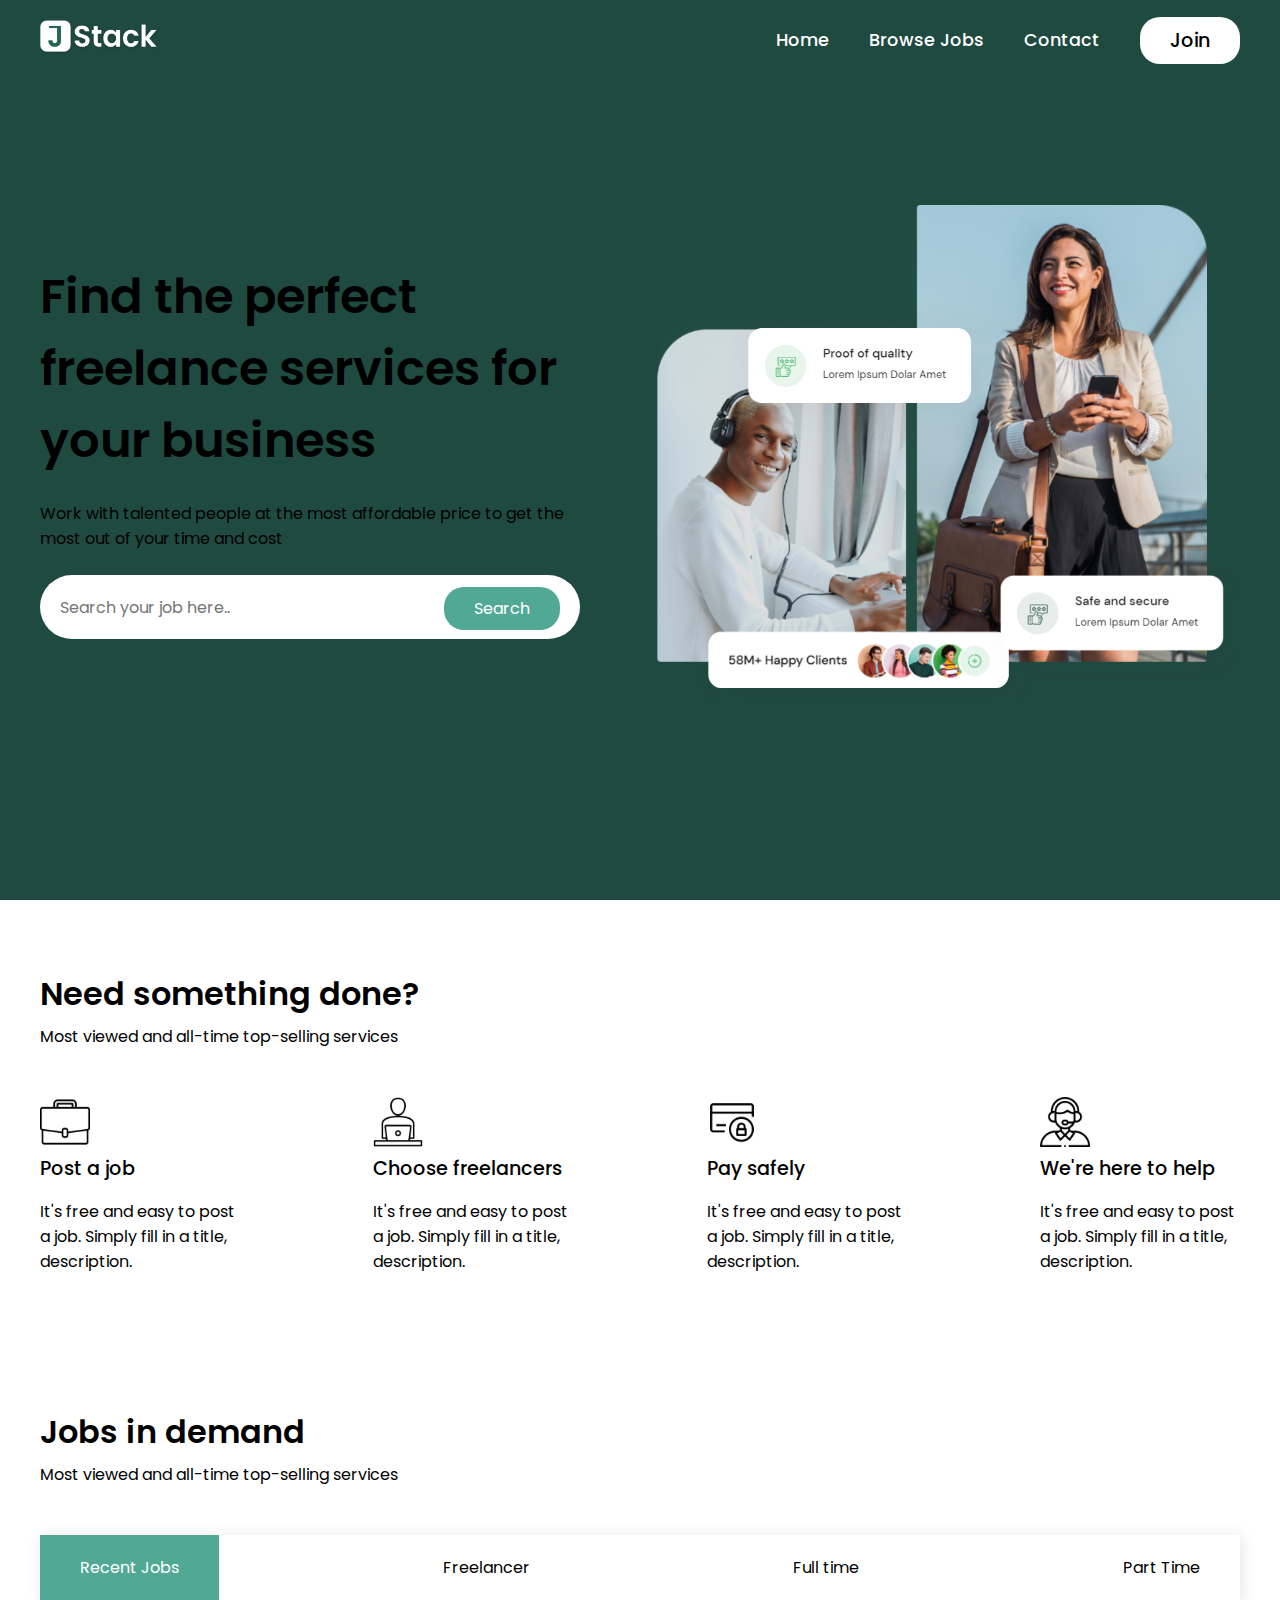
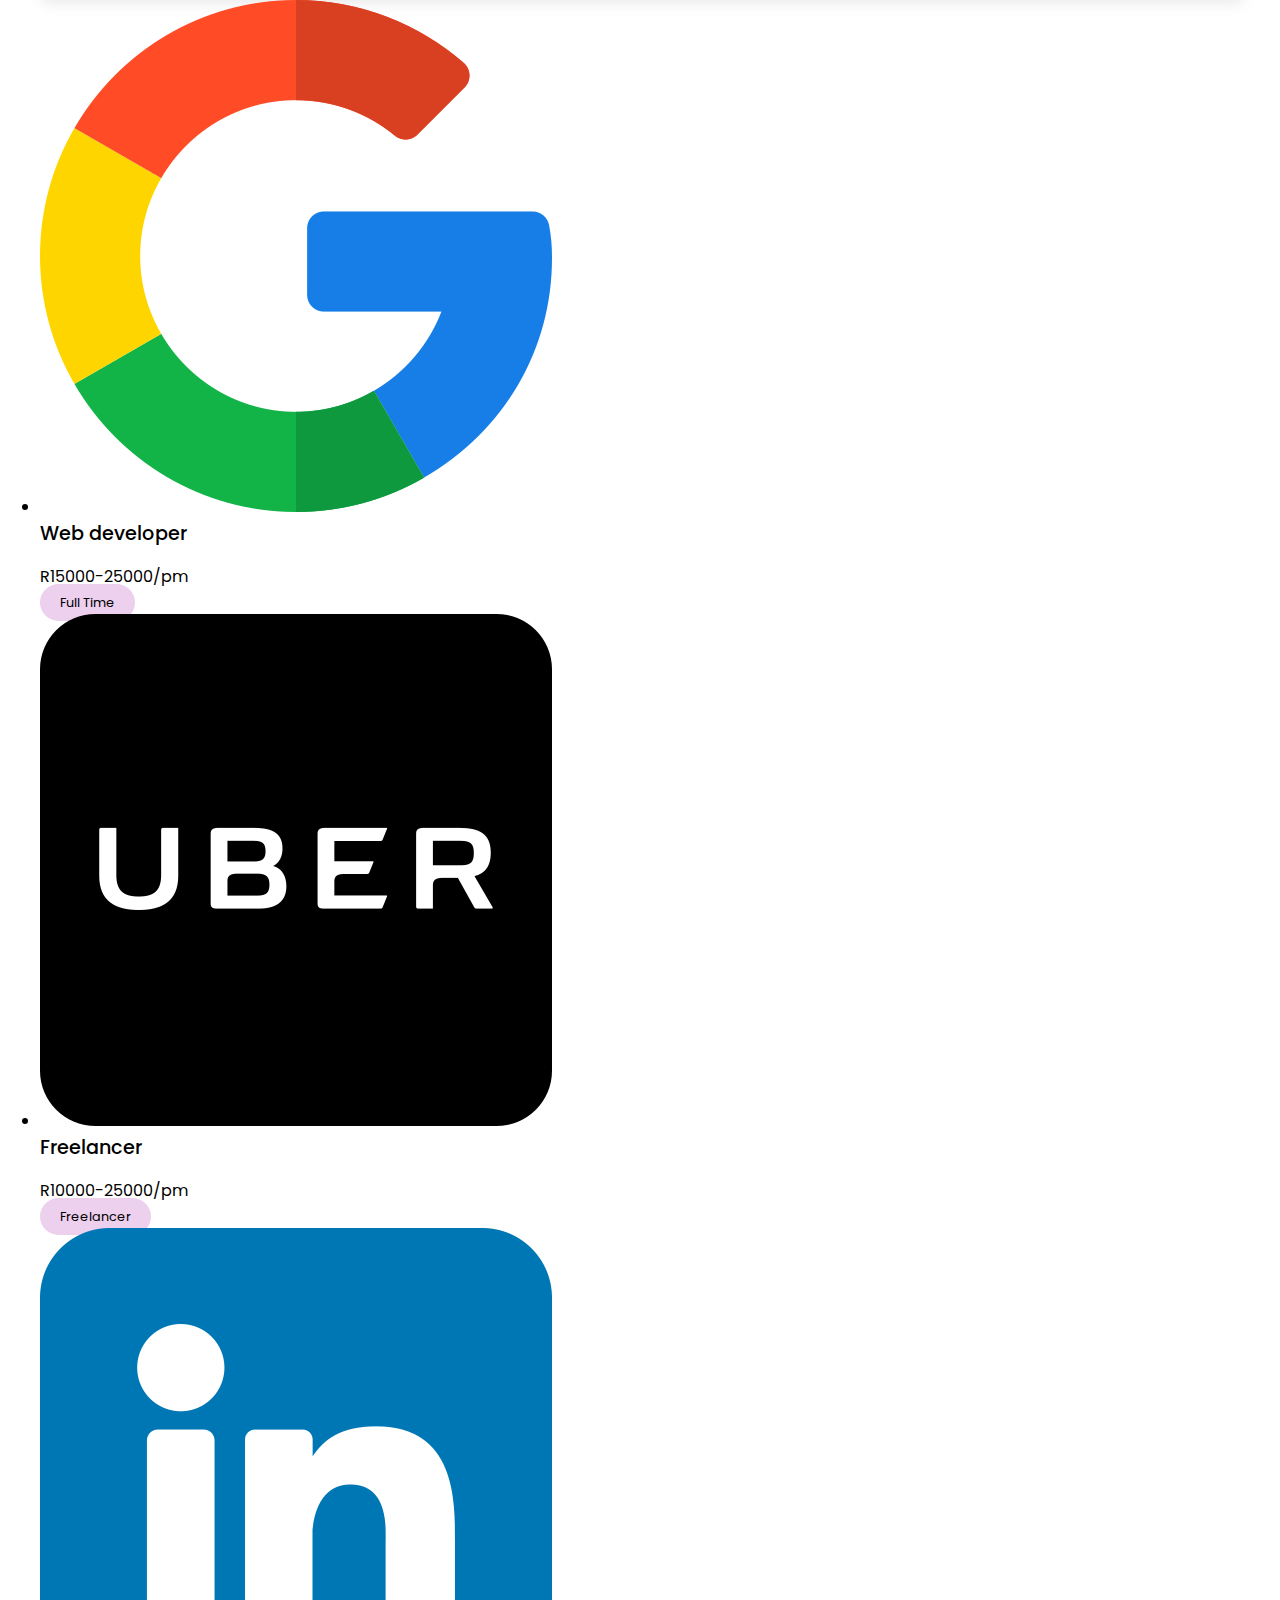
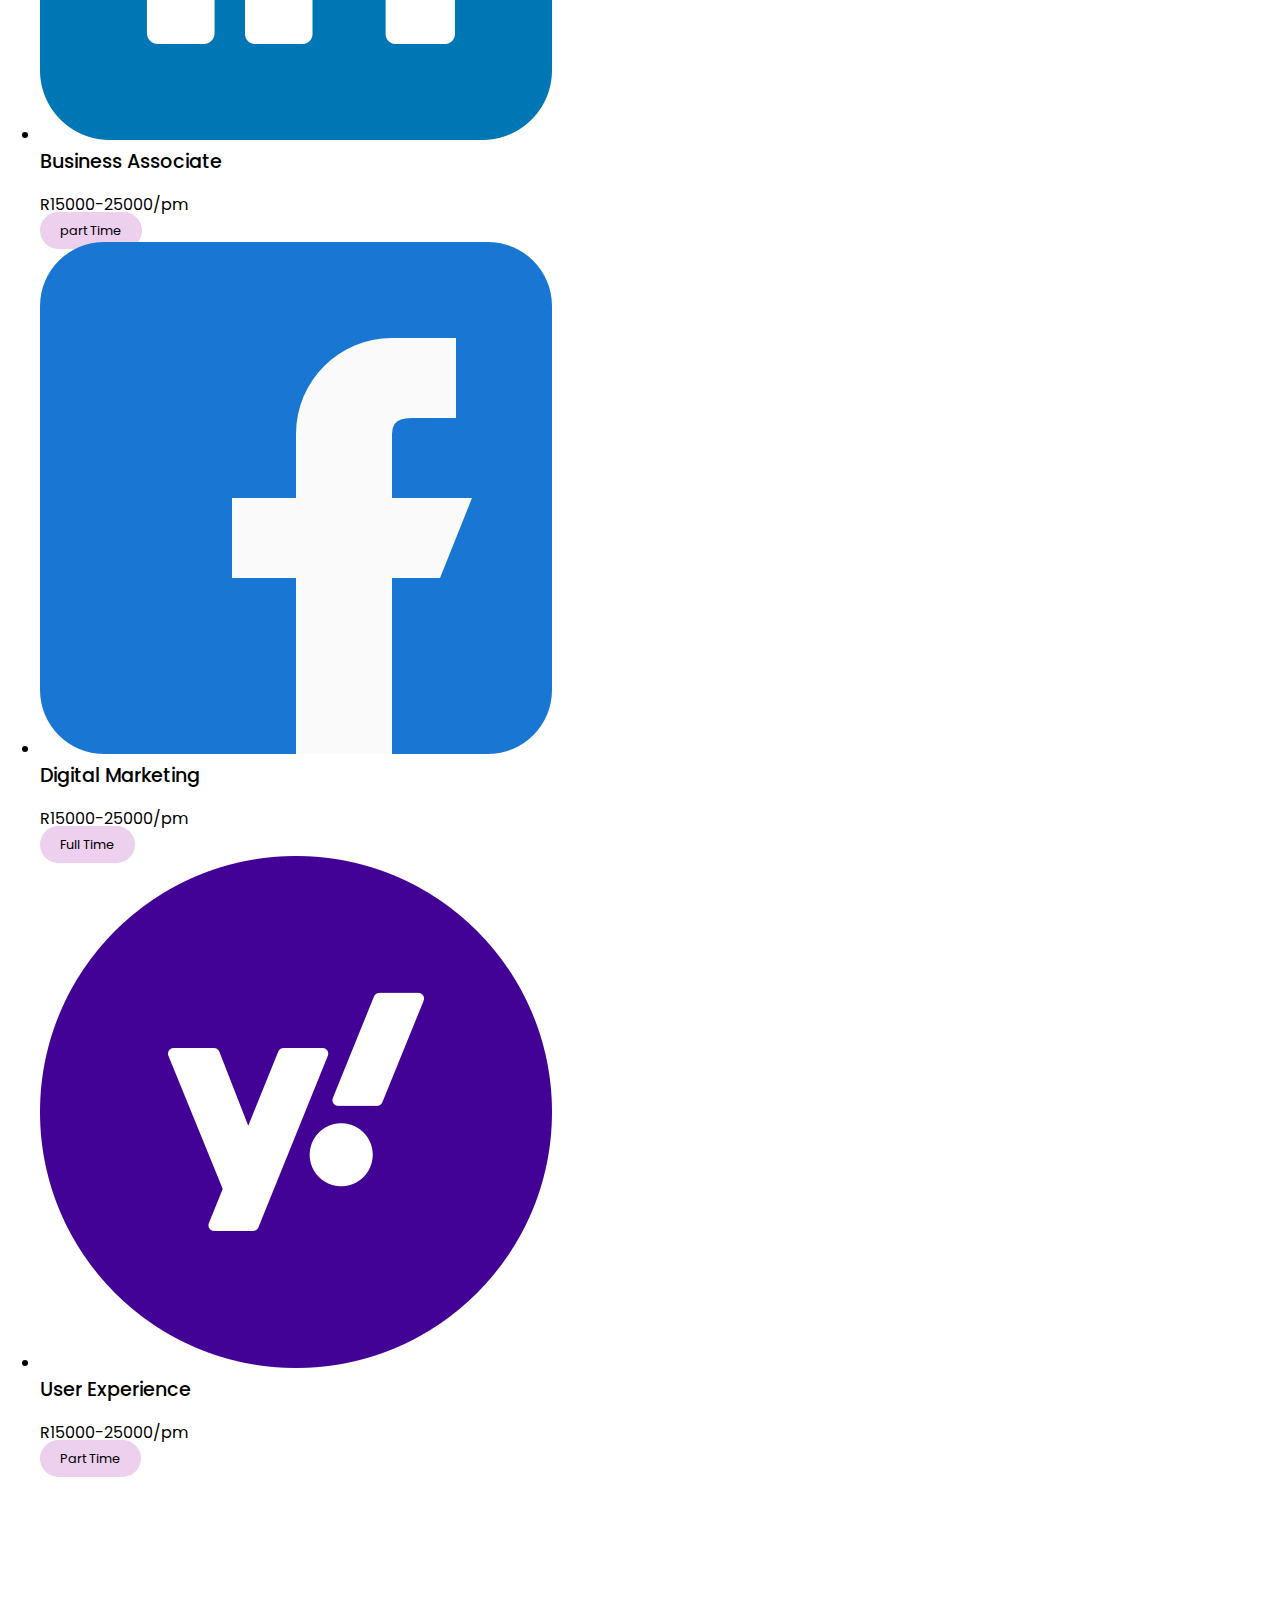
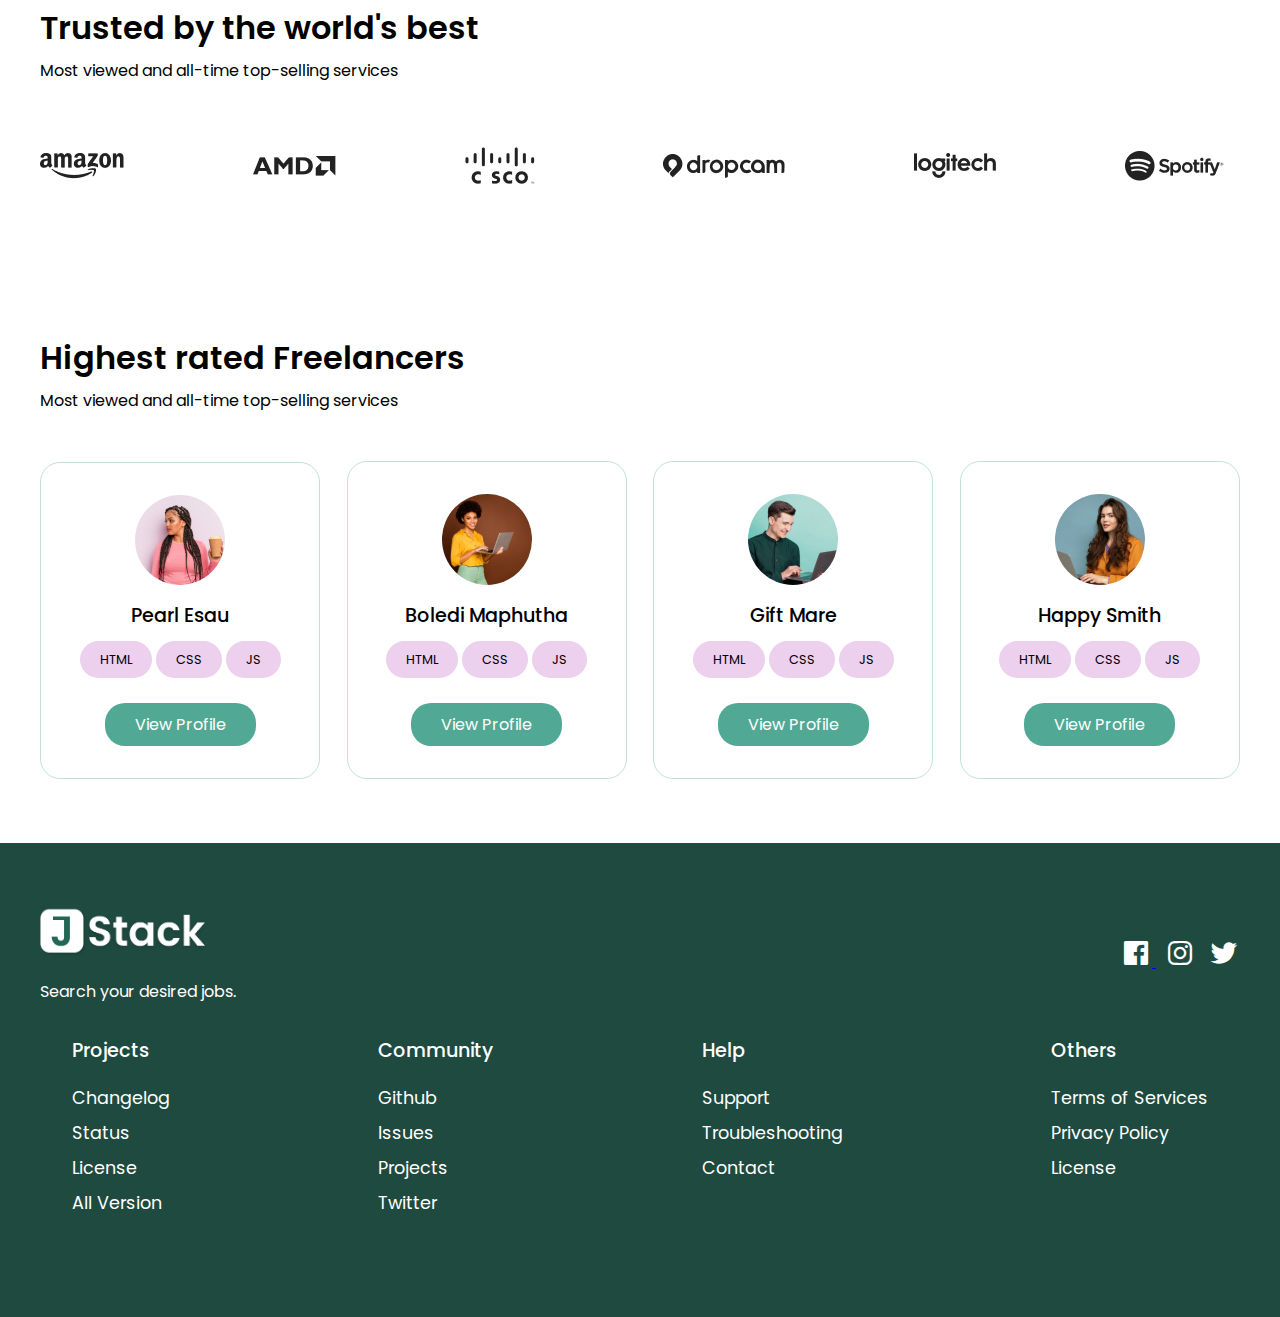
<file: index.html>
<!DOCTYPE html>
<html lang="en">
  <head>
    <meta charset="UTF-8" />
    <meta name="viewport" content="width=device-width, initial-scale=1.0" />
    <title>JSTACK - Search Jobs</title>
    <link rel="stylesheet" href="style.css" />
    <link
      href="https://unpkg.com/boxicons@2.1.4/css/boxicons.min.css"
      rel="stylesheet"
    />
  </head>

  <body>
    <!-- Header  Section-->
    <header>
      <div id="navbar" class="obj-width">
        <a href="index.html"
          ><img class="logo" src="images/logo.png" alt=""
        /></a>

        <ul id="menu">
          <li><a href="#">Home</a></li>
          <li><a href="jobs/job.html">Browse Jobs</a></li>
          <li><a href="contact.html">Contact</a></li>
          <button id="w-btn">Join</button>
        </ul>

        <i id="bar" class="bx bx-menu"></i>
      </div>
    </header>

    <!-- Hero  Section-->
    <section class="hero">
      <div class="hero-box obj-width">
        <div class="h-left">
          <h1>Find the perfect freelance services for your business</h1>
          <p>
            Work with talented people at the most affordable price to get the
            most out of your time and cost
          </p>
          <div class="search">
            <input type="text" placeholder="Search your job here.." />
            <a id="g-btn" href="#">Search</a>
          </div>
        </div>

        <div class="h-right">
          <img src="images/hero1.PNG" alt="" />
        </div>
      </div>
    </section>

    <!-- Features  Section-->
    <section class="features sec-space obj-width">
      <h2>Need something done?</h2>
      <p>Most viewed and all-time top-selling services</p>
      <div class="fe-box">
        <div>
          <img src="images/fe 1.png" alt="" />
          <h3>Post a job</h3>
          <p>
            It's free and easy to post a job. Simply fill in a title,
            description.
          </p>
        </div>

        <div>
          <img src="images/fe 2.png" alt="" />
          <h3>Choose freelancers</h3>
          <p>
            It's free and easy to post a job. Simply fill in a title,
            description.
          </p>
        </div>

        <div>
          <img src="images/fe 3.png" alt="" />
          <h3>Pay safely</h3>
          <p>
            It's free and easy to post a job. Simply fill in a title,
            description.
          </p>
        </div>

        <div>
          <img src="images/fe 4.png" alt="" />
          <h3>We're here to help</h3>
          <p>
            It's free and easy to post a job. Simply fill in a title,
            description.
          </p>
        </div>
      </div>
    </section>

    <!-- Job Listing  Section-->
    <section class="jobs sec-space obj-width">
      <h2>Jobs in demand</h2>
      <p>Most viewed and all-time top-selling services</p>

      <ul class="job-id">
        <li data-target="all" class="active">Recent Jobs</li>
        <li data-target="freelancer">Freelancer</li>
        <li data-target="fulltime">Full time</li>
        <li data-target="partTime">Part Time</li>
      </ul>

      <div class="jobs-container">
        <li data-item="fulltime" class="jlist">
          <img src="images/google.png" alt="" />
          <h3>Web developer</h3>
          <p>R15000-25000/pm</p>
          <span id="key">Full Time</span>
        </li>

        <li data-item="freelancer" class="jlist">
          <img src="images/uber.png" alt="" />
          <h3>Freelancer</h3>
          <p>R10000-25000/pm</p>
          <span id="key">Freelancer</span>
        </li>

        <li data-item="partTime" class="jlist">
          <img src="images/linkedin.png" alt="" />
          <h3>Business Associate</h3>
          <p>R15000-25000/pm</p>
          <span id="key">part Time</span>
        </li>

        <li data-item="fulltime" class="jlist">
          <img src="images/facebook.png" alt="" />
          <h3>Digital Marketing</h3>
          <p>R15000-25000/pm</p>
          <span id="key">Full Time</span>
        </li>

        <li data-item="partTime" class="jlist">
          <img src="images/yahoo.png" alt="" />
          <h3>User Experience</h3>
          <p>R15000-25000/pm</p>
          <span id="key">Part Time</span>
        </li>
      </div>
    </section>

    <!-- Brand  Section-->
    <section class="trust sec-space obj-width">
      <h2>Trusted by the world's best</h2>
      <p>Most viewed and all-time top-selling services</p>
      <div class="t-box">
        <img src="images/t1.png" alt="" />
        <img src="images/t2.png" alt="" />
        <img src="images/t3.png" alt="" />
        <img src="images/t4.png" alt="" />
        <img src="images/t5.png" alt="" />
        <img src="images/t6.png" alt="" />
      </div>
    </section>

    <!-- Team  Section-->
    <section class="team sec-space obj-width">
      <h2>Highest rated Freelancers</h2>
      <p>Most viewed and all-time top-selling services</p>

      <div class="team-container">
        <div class="f1-box">
          <img src="images/fl-1.png" alt="" />
          <h3>Pearl Esau</h3>
          <div class="skill">
            <span id="key">HTML</span>
            <span id="key">CSS</span>
            <span id="key">JS</span>
          </div>
          <a href="#" id="g-btn">View Profile</a>
        </div>

        <div class="f1-box">
          <img src="images/fl-2.png" alt="" />
          <h3>Boledi Maphutha</h3>
          <div class="skill">
            <span id="key">HTML</span>
            <span id="key">CSS</span>
            <span id="key">JS</span>
          </div>
          <a href="#" id="g-btn">View Profile</a>
        </div>

        <div class="f1-box">
          <img src="images/fl-3.png" alt="" />
          <h3>Gift Mare</h3>
          <div class="skill">
            <span id="key">HTML</span>
            <span id="key">CSS</span>
            <span id="key">JS</span>
          </div>
          <a href="#" id="g-btn">View Profile</a>
        </div>

        <div class="f1-box">
          <img src="images/fl-4.png" alt="" />
          <h3>Happy Smith</h3>
          <div class="skill">
            <span id="key">HTML</span>
            <span id="key">CSS</span>
            <span id="key">JS</span>
          </div>
          <a href="#" id="g-btn">View Profile</a>
        </div>
      </div>
    </section>

    <!-- Footer  Section-->
    <footer class="footer">
      <div class="obj-width">
        <div class="top">
          <div>
            <img class="logo" src="images/logo.png" alt="" />
            <p>Search your desired jobs.</p>
          </div>
          <div>
            <a href="#"><i class="bx bxl-facebook-square"></i> </a>
            <a href="#"><i class="bx bxl-instagram"></i></a>
            <a href="#"><i class="bx bxl-twitter"></i></a>
          </div>
        </div>
        <div class="bottom">
          <div>
            <h3>Projects</h3>
            <a href="#">Changelog</a>
            <a href="#">Status</a>
            <a href="#">License</a>
            <a href="#">All Version</a>
          </div>

          <div>
            <h3>Community</h3>
            <a href="#">Github</a>
            <a href="#">Issues</a>
            <a href="#">Projects</a>
            <a href="#">Twitter</a>
          </div>

          <div>
            <h3>Help</h3>
            <a href="#">Support</a>
            <a href="#">Troubleshooting</a>
            <a href="#">Contact</a>
          </div>

          <div>
            <h3>Others</h3>
            <a href="#">Terms of Services</a>
            <a href="#">Privacy Policy</a>
            <a href="#">License</a>
          </div>
        </div>
      </div>
    </footer>

    <script src="script.js"></script>
    <script src="toggle.js"></script>
  </body>
</html>
</file>
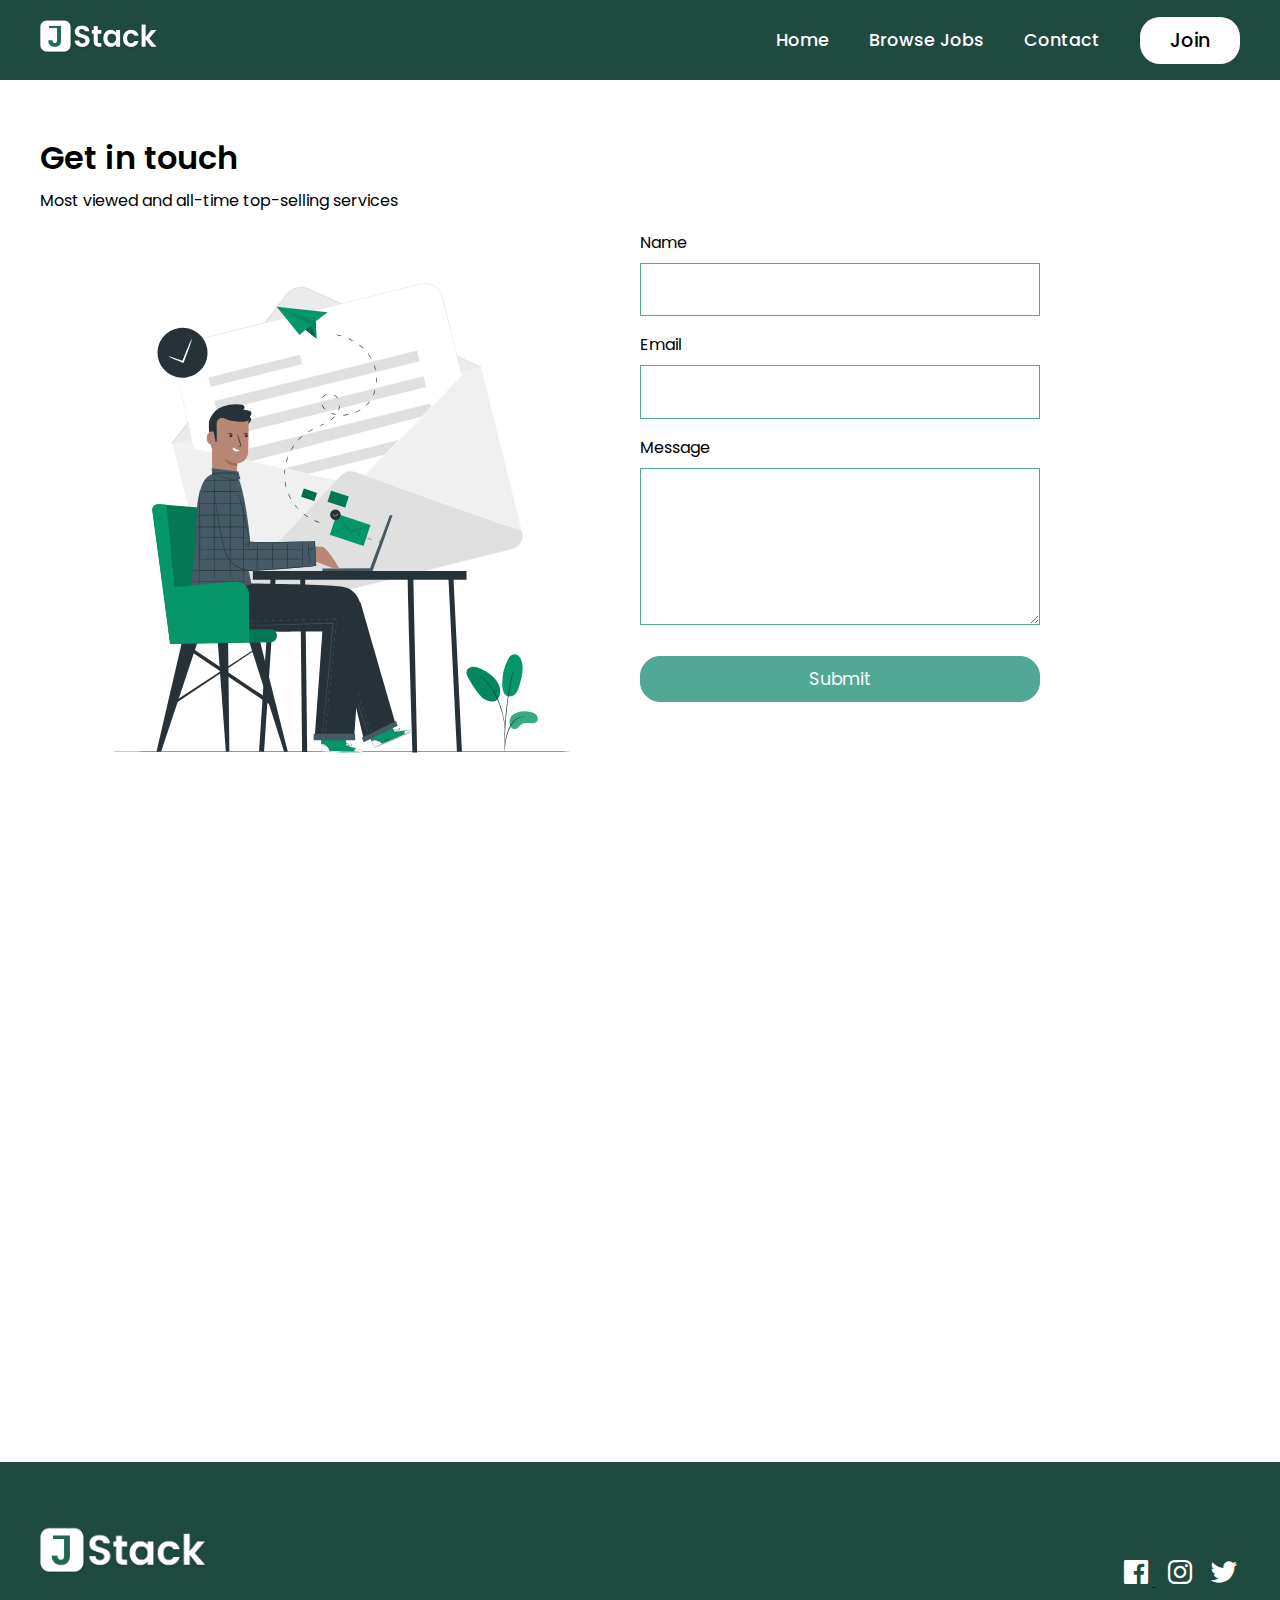
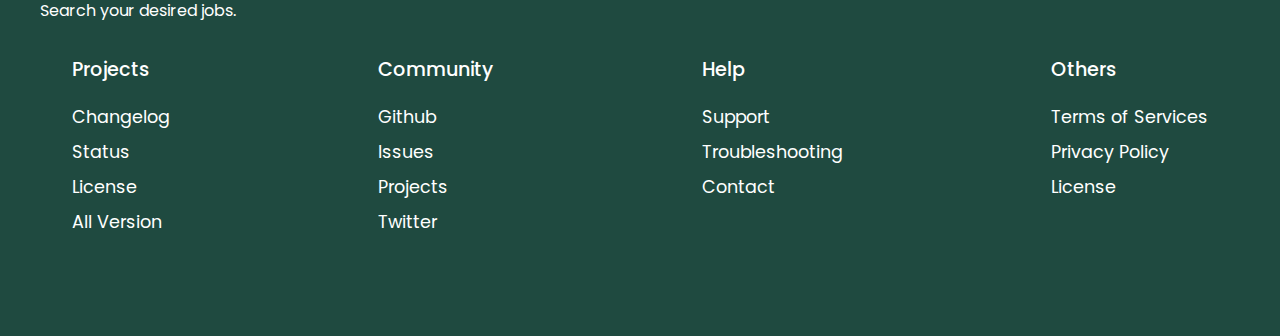
<file: contact.html>
<!DOCTYPE html>
<html lang="en">
  <head>
    <meta charset="UTF-8" />
    <meta name="viewport" content="width=device-width, initial-scale=1.0" />
    <title>JSTACK - Search Jobs</title>
    <link rel="stylesheet" href="style.css" />
    <link
      href="https://unpkg.com/boxicons@2.1.4/css/boxicons.min.css"
      rel="stylesheet"
    />
  </head>

  <body>
    <!-- Header  Section-->
    <header>
      <div id="navbar" class="obj-width">
        <a href="index.html"
          ><img class="logo" src="images/logo.png" alt=""
        /></a>

        <ul id="menu">
          <li><a href="#">Home</a></li>
          <li><a href="jobs/job.html">Browse Jobs</a></li>
          <li><a href="contact.html">Contact</a></li>
          <button id="w-btn">Join</button>
        </ul>

        <i id="bar" class="bx bx-menu"></i>
      </div>
    </header>

    <!-- Contact-->
    <section class="contact obj-width sec-space extra-space">
      <div class="contact-img">
        <h2>Get in touch</h2>
        <p>Most viewed and all-time top-selling services</p>
        <img src="images/contact.svg" alt="" />
      </div>
      <form id="contact-form" method="POST" action="sent_email.php">
        <label for="name">Name</label>
        <input type="text" name="name" id="name" autocomplete="off" required />
        <label for="email">Email</label>
        <input
          type="email"
          name="email"
          id="email"
          autocomplete="off"
          required
        />
        <label for="message">Message</label>
        <textarea name="message" id="message" rows="5" required></textarea>
        <input type="submit" id="g-btn" value="Submit" />
      </form>
    </section>

    <section class="contact obj-width sec-space">
      <iframe
        src="https://www.google.com/maps/embed?pb=!1m18!1m12!1m3!1d847632.0994285573!2d17.996640348826475!3d-33.91378097274572!2m3!1f0!2f0!3f0!3m2!1i1024!2i768!4f13.1!3m3!1m2!1s0x1dcc500f8826eed7%3A0x687fe1fc2828aa87!2sCape%20Town!5e0!3m2!1sen!2sza!4v1756726639397!5m2!1sen!2sza"
        width="100%"
        height="450"
        style="border: 0"
        allowfullscreen=""
        loading="lazy"
        referrerpolicy="no-referrer-when-downgrade"
      ></iframe>
    </section>

    <!-- Footer  Section-->
    <footer class="footer">
      <div class="obj-width">
        <div class="top">
          <div>
            <img class="logo" src="images/logo.png" alt="" />
            <p>Search your desired jobs.</p>
          </div>
          <div>
            <a href="#"><i class="bx bxl-facebook-square"></i> </a>
            <a href="#"><i class="bx bxl-instagram"></i></a>
            <a href="#"><i class="bx bxl-twitter"></i></a>
          </div>
        </div>
        <div class="bottom">
          <div>
            <h3>Projects</h3>
            <a href="#">Changelog</a>
            <a href="#">Status</a>
            <a href="#">License</a>
            <a href="#">All Version</a>
          </div>

          <div>
            <h3>Community</h3>
            <a href="#">Github</a>
            <a href="#">Issues</a>
            <a href="#">Projects</a>
            <a href="#">Twitter</a>
          </div>

          <div>
            <h3>Help</h3>
            <a href="#">Support</a>
            <a href="#">Troubleshooting</a>
            <a href="#">Contact</a>
          </div>

          <div>
            <h3>Others</h3>
            <a href="#">Terms of Services</a>
            <a href="#">Privacy Policy</a>
            <a href="#">License</a>
          </div>
        </div>
      </div>
    </footer>

    <script src="script.js"></script>
    <script src="toggle.js"></script>
  </body>
</html>
</file>
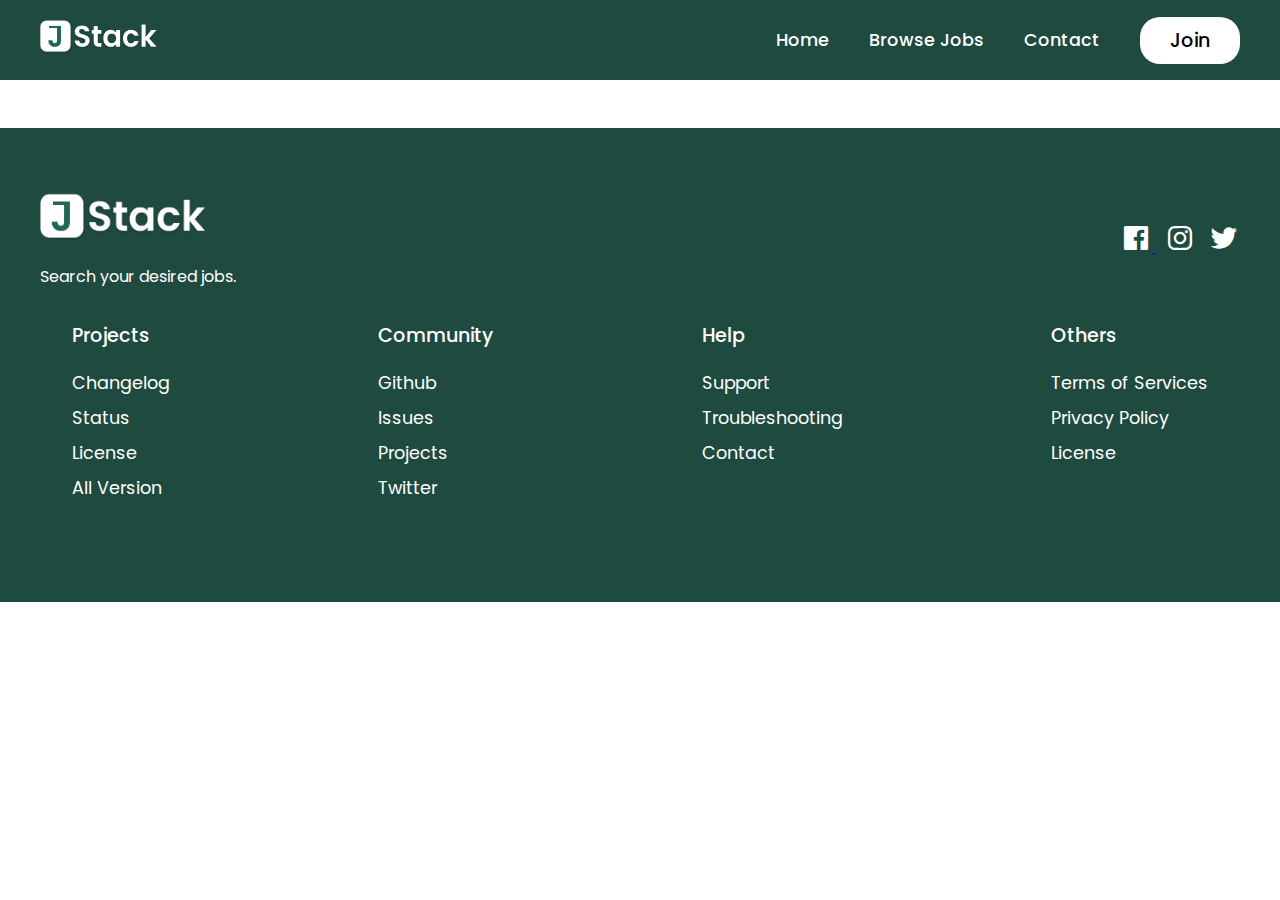
<file: jobs/job-details.html>
<!DOCTYPE html>
<html lang="en">
  <head>
    <meta charset="UTF-8" />
    <meta name="viewport" content="width=device-width, initial-scale=1.0" />
    <title>JSTACK - Search Jobs</title>
    <link rel="stylesheet" href="../style.css" />
    <link
      href="https://unpkg.com/boxicons@2.1.4/css/boxicons.min.css"
      rel="stylesheet"
    />
  </head>
  <body>
    <!-- Header  Section-->
    <header>
      <div id="navbar" class="obj-width">
        <a href="../index.html"
          ><img class="logo" src="../images/logo.png" alt=""
        /></a>

        <ul id="menu">
          <li><a href="../index.html">Home</a></li>
          <li><a href="../jobs/job-details.html">Browse Jobs</a></li>
          <li><a href="../contact.html">Contact</a></li>
          <button id="w-btn">Join</button>
        </ul>

        <i id="bar" class="bx bx-menu"></i>
      </div>
    </header>

    <div id="jobDetails" class="extra-space obj-width"></div>
    <!-- Footer  Section-->
    <footer class="footer">
      <div class="obj-width">
        <div class="top">
          <div>
            <img class="logo" src="../images/logo.png" alt="" />
            <p>Search your desired jobs.</p>
          </div>
          <div>
            <a href="#"><i class="bx bxl-facebook-square"></i> </a>
            <a href="#"><i class="bx bxl-instagram"></i></a>
            <a href="#"><i class="bx bxl-twitter"></i></a>
          </div>
        </div>
        <div class="bottom">
          <div>
            <h3>Projects</h3>
            <a href="#">Changelog</a>
            <a href="#">Status</a>
            <a href="#">License</a>
            <a href="#">All Version</a>
          </div>

          <div>
            <h3>Community</h3>
            <a href="#">Github</a>
            <a href="#">Issues</a>
            <a href="#">Projects</a>
            <a href="#">Twitter</a>
          </div>

          <div>
            <h3>Help</h3>
            <a href="#">Support</a>
            <a href="#">Troubleshooting</a>
            <a href="#">Contact</a>
          </div>

          <div>
            <h3>Others</h3>
            <a href="#">Terms of Services</a>
            <a href="#">Privacy Policy</a>
            <a href="#">License</a>
          </div>
        </div>
      </div>
    </footer>

    <script>
      document.addEventListener("DOMContentLoaded", () => {
        const urlParam = new URLSearchParams(window.location.search);
        const index = urlParam.get("id");

        const selectJob = jCategory[index];
        const jobDetailsContainer = document.getElementById("jobDetails");

        jobDetailsContainer.innerHTML = `
        <div class="job-header">
        <div class="job-img-row">
          <img src=${selectJob.image} alt="" />
          <div>
            <h2>${selectJob.companyName}</h2>
            <span>${selectJob.location}</span>
          </div>
        </div>
        <a id="g-btn" href="#">Apply Now</a>
      </div>

      
      <div class="features obj-width">
        <div class="fe-box">
          <div>
            <img src="../images/vacancy.png" alt="" />
            <h3>Vacancy</h3>
            <p>${selectJob.vacancy}</p>
          </div>

          <div>
            <img src="../images/fe 1.png" alt="" />
            <h3>Position</h3>
            <p>${selectJob.title}</p>
          </div>

          <div>
            <img src="../images/hour.png" alt="" />
            <h3>Hours</h3>
            <p>${selectJob.hours}</p>
          </div>

          <div>
            <img src="../images/salary.png" alt="" />
            <h3>Salary</h3>
            <p>${selectJob.rate}</p>
          </div>
        </div>
      </div>
      <div class="job-description sec-space">
        <h3>Job Description</h3>
        <p>
        ${selectJob.description}
        </p>
        <h3>Employment Status</h3>
        <p>- ${selectJob.av}</p>

        <h3>Workplace</h3>
        <p>- ${selectJob.workplace}</p>

        <h3>Educational Requirements</h3>
        <p>- ${selectJob.education}</p>

        <h3>Experience Requirements</h3>
        <p>- ${selectJob.experience}</p>
      </div>
    

        `;
      });
    </script>

    <script src="job-list.js"></script>
    <script src="../toggle.js"></script>
    <script src="jobSearch.js"></script>
  </body>
</html>
</file>
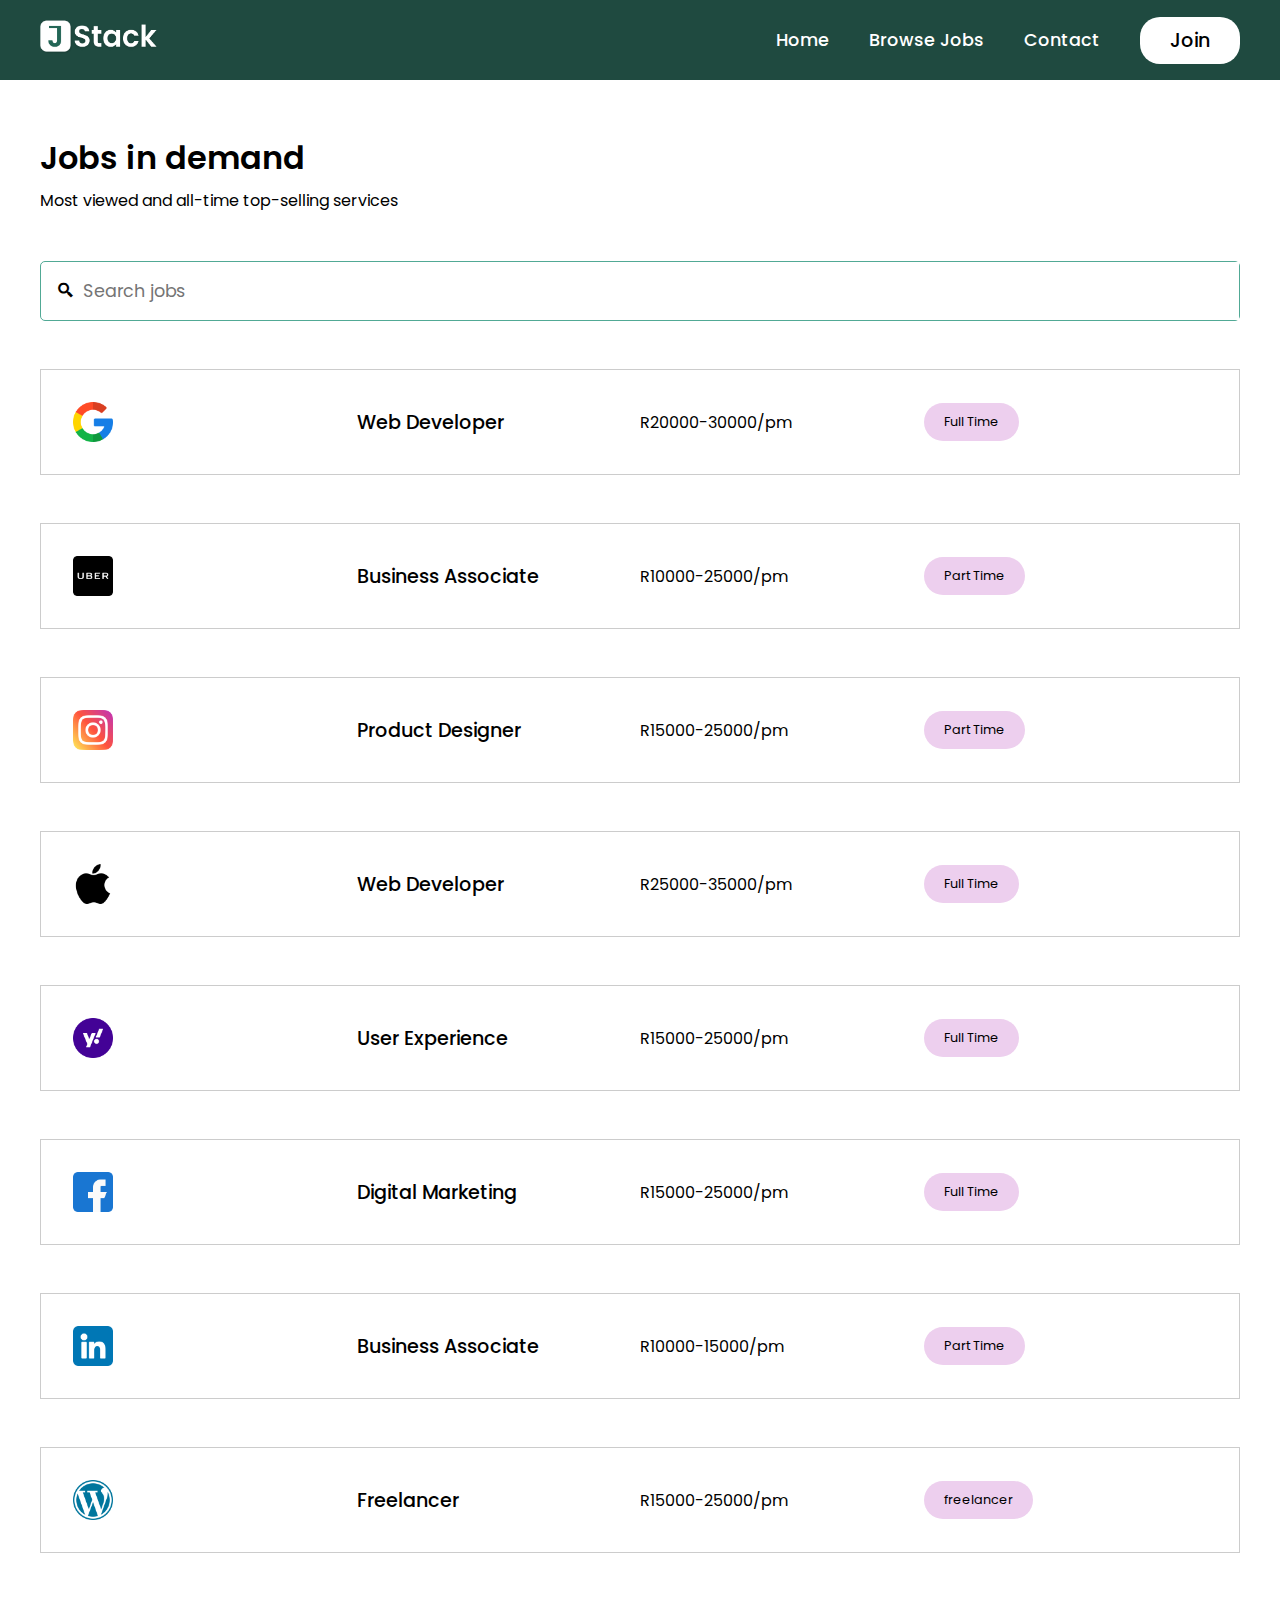
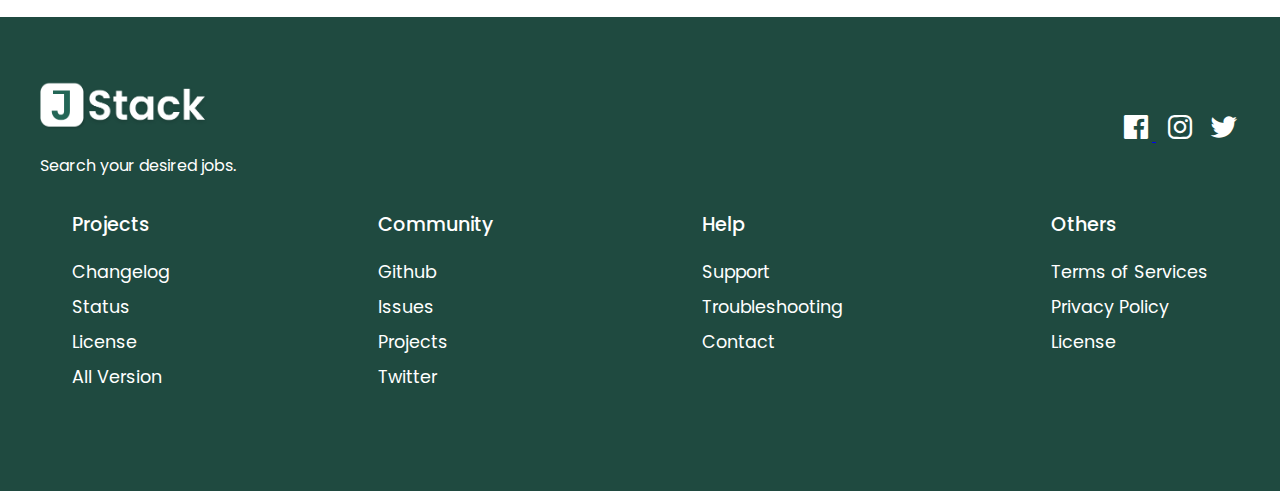
<file: jobs/job.html>
<!DOCTYPE html>
<html lang="en">
  <head>
    <meta charset="UTF-8" />
    <meta name="viewport" content="width=device-width, initial-scale=1.0" />
    <title>JSTACK - Search Jobs</title>
    <link rel="stylesheet" href="../style.css" />
    <link
      href="https://unpkg.com/boxicons@2.1.4/css/boxicons.min.css"
      rel="stylesheet"
    />
  </head>
  <body>
    <!-- Header  Section-->
    <header>
      <div id="navbar" class="obj-width">
        <a href="../index.html"
          ><img class="logo" src="../images/logo.png" alt=""
        /></a>

        <ul id="menu">
          <li><a href="../index.html">Home</a></li>
          <li><a href="#">Browse Jobs</a></li>
          <li><a href="../contact.html">Contact</a></li>
          <button id="w-btn">Join</button>
        </ul>

        <i id="bar" class="bx bx-menu"></i>
      </div>
    </header>

    <!-- Job Listing  Section-->
    <section class="jobs sec-space obj-width extra-space">
      <h2>Jobs in demand</h2>
      <p>Most viewed and all-time top-selling services</p>

      <form action="">
        <i class="bx bx-search-alt-2"></i>
        <input type="text" placeholder="Search jobs" id="searchBar" />
      </form>

      <div class="jobs-container" id="root"></div>
    </section>

    <!-- Footer  Section-->
    <footer class="footer">
      <div class="obj-width">
        <div class="top">
          <div>
            <img class="logo" src="../images/logo.png" alt="" />
            <p>Search your desired jobs.</p>
          </div>
          <div>
            <a href="#"><i class="bx bxl-facebook-square"></i> </a>
            <a href="#"><i class="bx bxl-instagram"></i></a>
            <a href="#"><i class="bx bxl-twitter"></i></a>
          </div>
        </div>
        <div class="bottom">
          <div>
            <h3>Projects</h3>
            <a href="#">Changelog</a>
            <a href="#">Status</a>
            <a href="#">License</a>
            <a href="#">All Version</a>
          </div>

          <div>
            <h3>Community</h3>
            <a href="#">Github</a>
            <a href="#">Issues</a>
            <a href="#">Projects</a>
            <a href="#">Twitter</a>
          </div>

          <div>
            <h3>Help</h3>
            <a href="#">Support</a>
            <a href="#">Troubleshooting</a>
            <a href="#">Contact</a>
          </div>

          <div>
            <h3>Others</h3>
            <a href="#">Terms of Services</a>
            <a href="#">Privacy Policy</a>
            <a href="#">License</a>
          </div>
        </div>
      </div>
    </footer>

    <script src="job-list.js"></script>
    <script src="../toggle.js"></script>
    <script src="jobSearch.js"></script>
  </body>
</html>
</file>
<file: style.css>
@import url("https://fonts.googleapis.com/css2?family=Poppins:wght@100;200;300;400;500;600;700;800&display=swap");

* {
  margin: 0;
  padding: 0;
  box-sizing: border-box;
  font-family: "Poppins", sans-serif;
}

body {
  position: relative;
}

/* Global CSS */

h1 {
  font-size: 3rem;
  font-weight: 600;
}

h2 {
  font-size: 2rem;
  font-weight: 600;
  line-height: 60px;
}
h3 {
  font-size: 1.2rem;
  padding-bottom: 1rem;
  font-weight: 500;
}

#w-btn {
  margin-left: 40px;
  background: #ffff;
  columns: #1f4a40;
  padding: 9px 30px;
  border-radius: 20px;
  font-size: 1.2rem;
  font-weight: 500;
  box-shadow: none;
  border: none;
}

#g-btn {
  text-decoration: none;
  background-color: #51a995;
  color: #fff;
  padding: 9px 30px;
  border-radius: 20px;
  cursor: pointer;
}

.sec-space {
  padding: 4rem 0;
}
.extra-space {
  padding-top: 8rem;
}
.obj-width {
  max-width: 1200px;
  margin: auto;
}

/* Navbar */
header {
  background-color: #1f4a40;
  position: fixed;
  top: 0;
  right: 0;
  width: 100%;
  z-index: 999;
}

#navbar {
  display: flex;
  justify-content: space-between;
  align-items: center;
  height: 80px;
}

#navbar .logo {
  width: 120px;
}

#menu {
  display: flex;
  justify-content: flex-end;
  align-items: center;
  list-style: none;
}

#menu li a {
  color: #fff;
  text-decoration: none;
  margin-left: 40px;
  font-size: 1.1rem;
  font-weight: 500;
}

#bar {
  color: #fff;
  display: none;
}

/* Hero */
.hero {
  background-color: #1f4a40;
}

.hero-box {
  display: flex;
  justify-content: space-between;
  height: 100vh;
  align-items: center;
}

.h-left {
  width: 45%;
  columns: #fff;
}

.h-left p {
  padding: 1.5rem 0;
}

.search {
  position: relative;
}

.search input {
  width: 100%;
  height: 4rem;
  border-radius: 35px;
  padding: 0 20px;
  font-size: 1rem;
  outline: none;
  border: none;
}

.search a {
  position: absolute;
  top: 12px;
  right: 20px;
}

.h-right {
  width: 50%;
}
.h-right img {
  width: 100%;
  object-fit: cover;
}

/* Features */
.features .fe-box {
  display: flex;
  justify-content: space-between;
  align-items: center;
  flex-wrap: wrap;
}

.features .fe-box div {
  width: 200px;
}

.features .fe-box img {
  width: 50px;
  margin-top: 3rem;
}

/* Job Listing */
.jobs .job-id {
  margin-top: 3rem;
  display: flex;
  justify-content: space-between;
  align-items: center;
  list-style: none;
  box-shadow: 2px 2px 15px rgba(0, 0, 0, 0.1);
}

.jobs .job-id li {
  padding: 20px 40px;
  cursor: pointer;
  color: black;
}

.jobs .job-id li.active {
  background: #51a995;
  color: #fff;
}

.jobs .jList {
  margin-top: 3rem;
  display: grid;
  grid-template-columns: repeat(4, 1fr);
  border: 1px solid #ccc;
  align-items: center;
  justify-items: start;
  cursor: pointer;
  color: black;
  padding: 2rem 2rem;
}

.jobs .jList.delete {
  display: none;
}

.jobs .jList:hover {
  background: #ecf1ee;
}

.jobs .jList img {
  width: 40px;
}

.jobs .jList h3 {
  padding-bottom: 0;
}

/* Brand */
.trust .t-box {
  display: flex;
  align-items: center;
  flex-wrap: wrap;
  justify-content: space-between;
  padding-top: 3rem;
}

.trust .t-box img {
  margin: 1rem 1rem 1rem 0;
}

/* Team */
.team-container {
  display: flex;
  justify-content: space-between;
  align-items: center;
  flex-wrap: wrap;
}

.team-container .f1-box {
  border: 1px solid #c1e1d9;
  width: 280px;
  padding: 2rem 0;
  border-radius: 20px;
  margin-top: 3rem;
  display: flex;
  flex-direction: column;
  justify-content: center;
  align-items: center;
}

.f1-box img {
  border-radius: 50%;
  margin-bottom: 1rem;
}

.skill {
  padding-bottom: 2rem;
}

#key {
  font-size: 0.8rem;
  background-color: #edcfee;
  padding: 10px 20px;
  border-radius: 20px;
}

/* Footer */
.footer {
  background: #1f4a40;
  color: #fff;
  padding: 4rem 0;
}

.top {
  display: flex;
  align-items: center;
  text-align: start;
  justify-content: space-between;
  flex-wrap: wrap;
}
.top .logo {
  width: 170px;
  margin-bottom: 1rem;
}

.top i {
  color: #fff;
  font-size: 2rem;
  margin-left: 0.5rem;
}

.bottom {
  padding: 2rem;
  text-align: start;
  display: flex;
  justify-content: space-between;
  flex-wrap: wrap;
}

.bottom div {
  display: flex;
  flex-direction: column;
}

.bottom a {
  text-decoration: none;
  color: #fff;
  line-height: 35px;
  font-size: 1.1rem;
}

/* Browse jobs */
.jobs form {
  margin-top: 3rem;
  width: 100%;
  border: 1px solid #51a995;
  border-radius: 5px;
  display: flex;
  justify-content: space-between;
  align-items: center;
}

.jobs form i {
  padding-left: 1rem;
  font-size: 1.1rem;
  font-weight: bold;
}

.jobs form input {
  width: 100%;
  border: none;
  outline: none;
  padding: 1rem 0.5rem;
  font-size: 1.1rem;
}

/* Job Details Page */
.job-header {
  display: flex;
  justify-content: space-between;
  align-items: center;
  background: #f8fcfa;
  border: 1px solid #51a995;
  border-radius: 38px;
  padding: 2rem;
}

.job-img-row {
  display: flex;
  align-items: center;
}

.job-header img {
  width: 100px;
  background: #fff;
  padding: 1rem;
  border-radius: 15px;
  margin-right: 2rem;
}

.job-description p {
  padding-bottom: 2rem;
}

/* Contact */
.contact {
  display: flex;
  align-items: center;
}

.contact-img {
  width: 50%;
}

.contact-img img {
  width: 100%;
  height: 100%;
  object-fit: cover;
}

.contact form {
  max-width: 400px;
}

.contact input,
.contact textarea {
  width: 100%;
  margin: 0.5rem 0 1rem 0;
  border: 1px solid #51a995;
  box-shadow: none;
  outline: none;
  padding: 0.8rem 0.5rem;
  font-size: 1.1rem;
}

@media (max-width: 1200px) {
  .obj-width {
    max-width: 95%;
  }
}

@media (max-width: 699px) {
  #menu {
    background-color: #fff;
    display: block;
    width: 280px;
    height: auto;
    position: absolute;
    top: 80px;
    right: -100%;
    padding: 30px 0;
    box-shadow: 0px 2px 10px rgba(0, 0, 0, 0.2);
    border-radius: 13px;
    opacity: 0;
    transition: all 0.3s ease;
  }

  #menu.active {
    right: 10px;
    opacity: 1;
  }

  #menu li {
    padding: 1rem;
  }

  #menu li a {
    color: #1f4a40;
  }
  #bar {
    display: block;
    font-size: 1.7rem;
    cursor: pointer;
  }

  #w-btn {
    margin: 20px 0 0 50px;
    background: #1f4a40;
    color: #fff;
  }

  /* Hero */
  .hero-box {
    flex-direction: column-reverse;
    justify-content: center;
    height: auto;
    align-items: start;
    padding: 8rem 0;
  }

  .h-left {
    width: 100%;
  }
  .h-right {
    display: none;
  }

  /* Features */
  .features .fe-box div {
    width: 40%;
  }

  /* Job Listing */
  .jobs .job-id {
    position: relative;
    width: 100%;
    overflow-x: scroll;
    -ms-overflow-style: none;
    scrollbar-width: none;
  }
  .jobs .job-id li {
    padding: 20px 30px;
    text-wrap: nowrap;
  }
  .jobs-container {
    display: flex;
    justify-content: space-between;
    flex-wrap: wrap;
    margin-top: 2rem;
  }
  .jobs .jlist {
    width: 48%;
    margin-top: 1rem;
    grid-template-columns: repeat(1, 1fr);
    grid-gap: 15px;
    padding: 2rem 1rem;
    text-align: center;
    justify-items: center;
  }

  /* Team */
  .team-container .f1-box {
    width: 48%;
    text-align: center;
    border-radius: 10px;
    margin-top: 1rem;
  }
  .skill {
    padding-bottom: 1rem;
  }

  /* Footer */
  .top i {
    margin: 1rem 1rem 0 0;
  }
  .bottom div {
    width: 50%;
    margin-bottom: 50px;
  }

  /* Job details */
  .job-header {
    display: flex;
    flex-direction: column;
    justify-content: flex-start;
    align-items: flex-start;
    border-radius: 15px;
    padding: 1rem;
  }
  .job-img-row {
    margin-bottom: 1.5rem;
  }
  .job-header img {
    padding: 0rem;
    border-radius: 10px;
  }

  /* Contact */
  .contact {
    display: flex;
    flex-direction: column;
    align-items: flex-start;
  }
  .contact-img {
    width: 100%;
  }
  .contact-img img {
    width: 70%;
    height: auto;
  }
}
</file>
